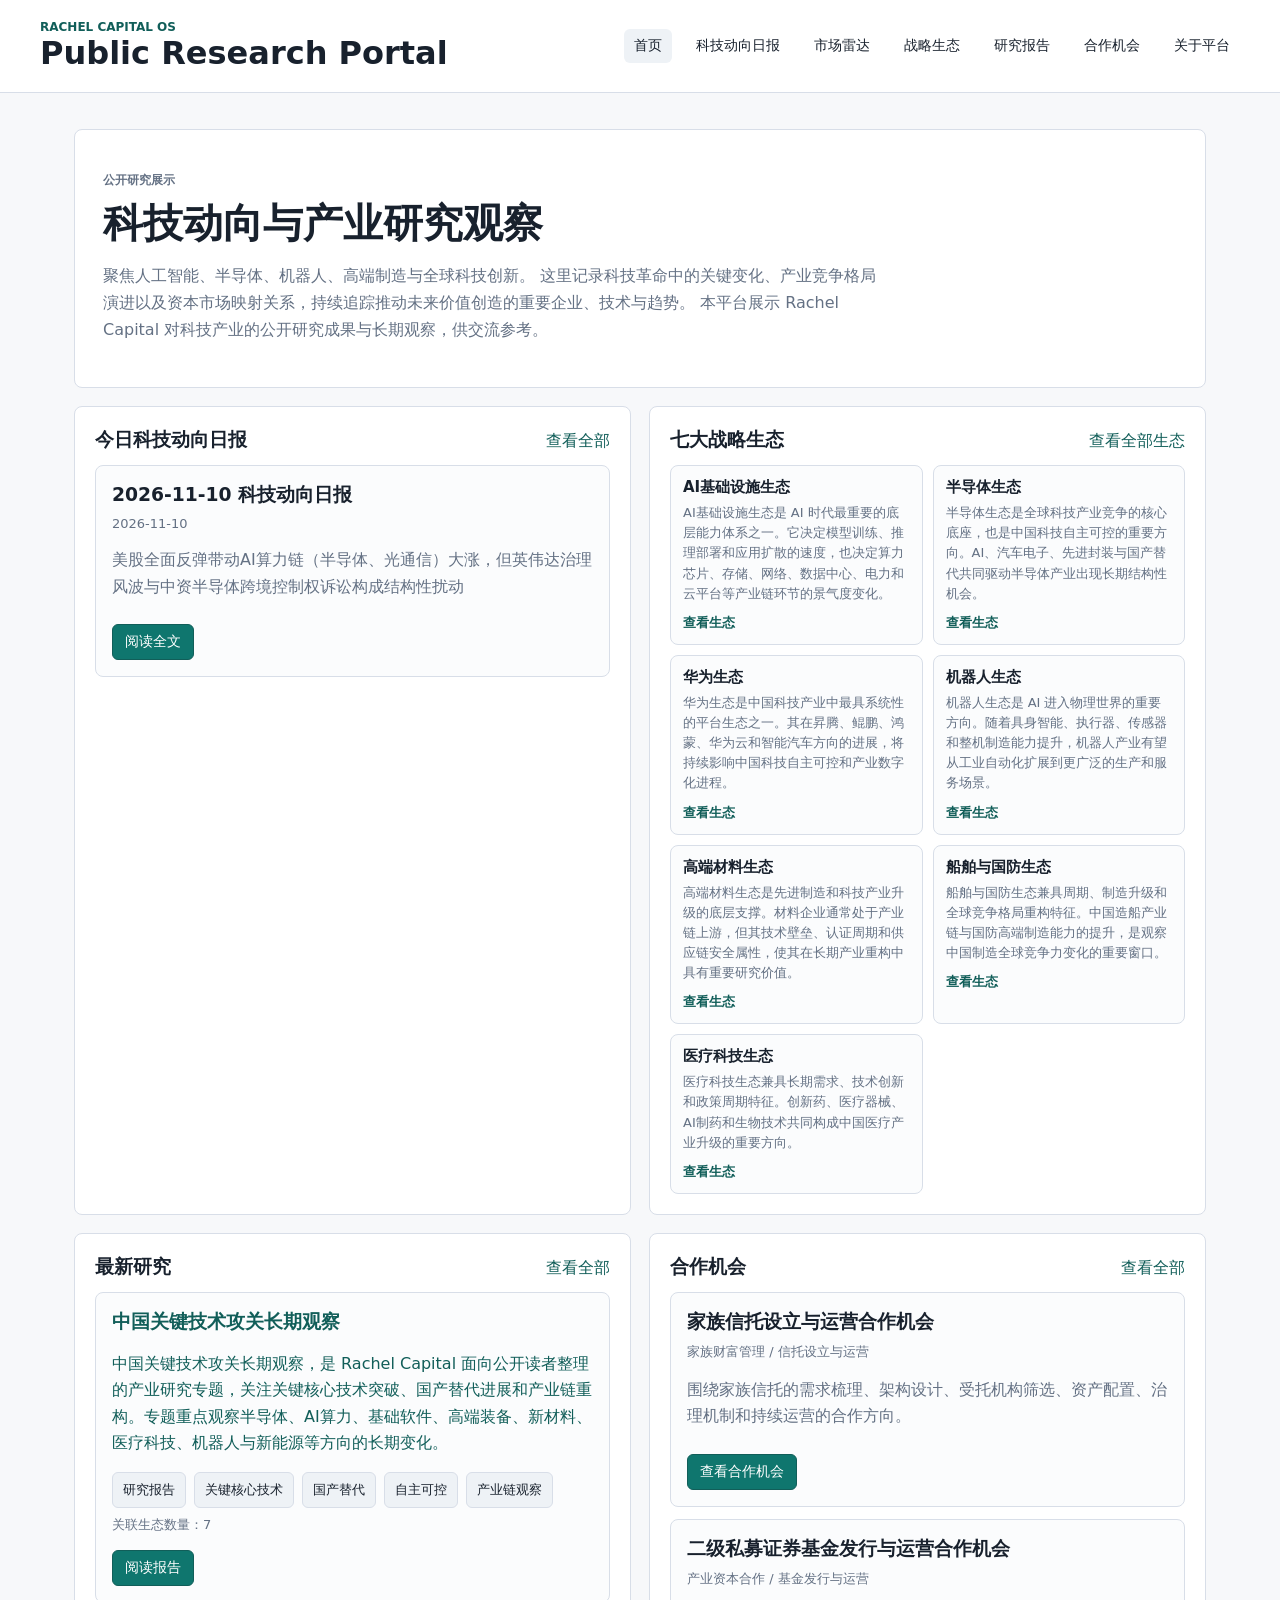
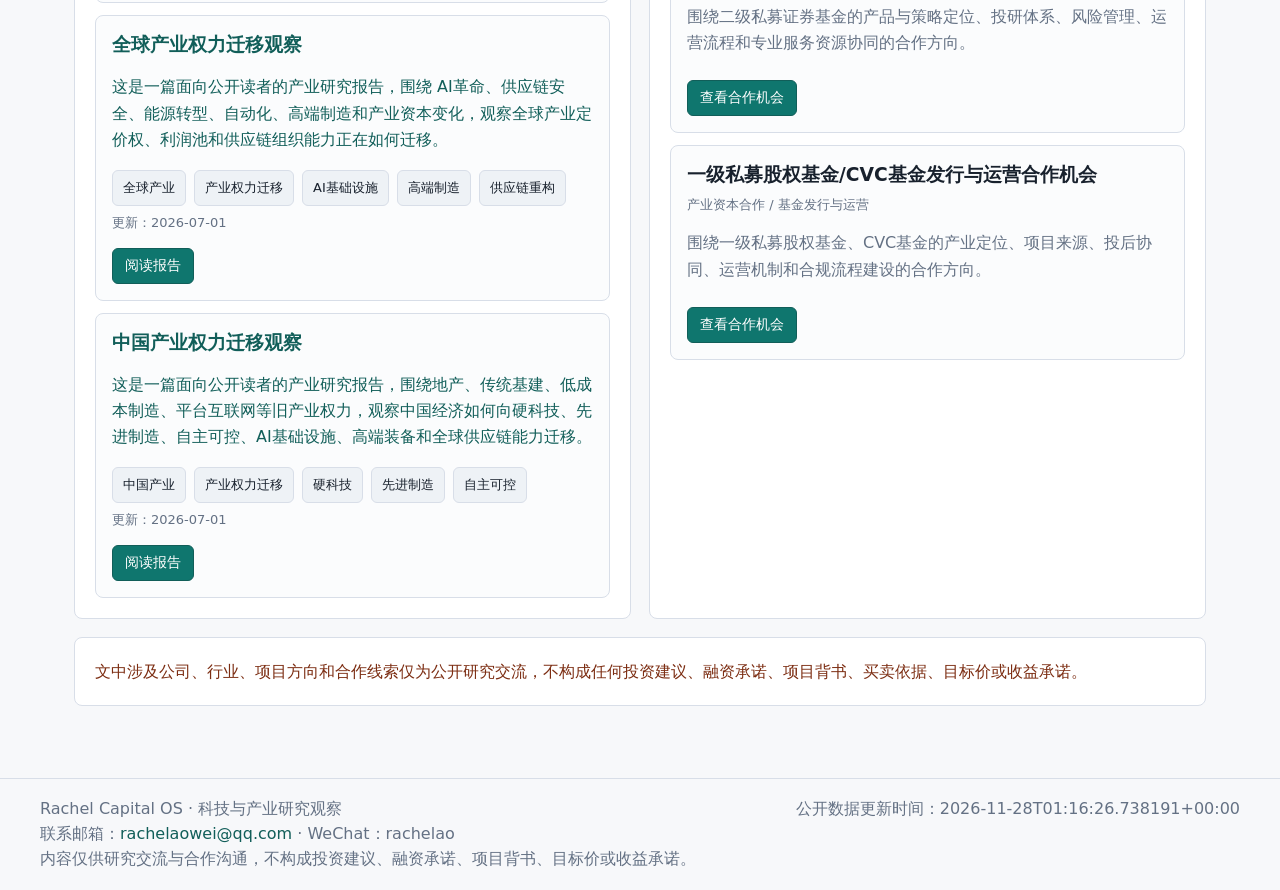
<file: index.html>
<!DOCTYPE html>
<html lang="zh-CN">
<head>
  <meta charset="UTF-8">
  <meta http-equiv="refresh" content="0; url=public_site/#home">
  <title>Rachel Capital OS Public Research Portal</title>
  <script>
    window.location.replace("public_site/#home");
  </script>
</head>
<body>
  <p>正在跳转到 <a href="public_site/#home">Rachel Capital OS Public Research Portal</a>...</p>
</body>
</html>
</file>
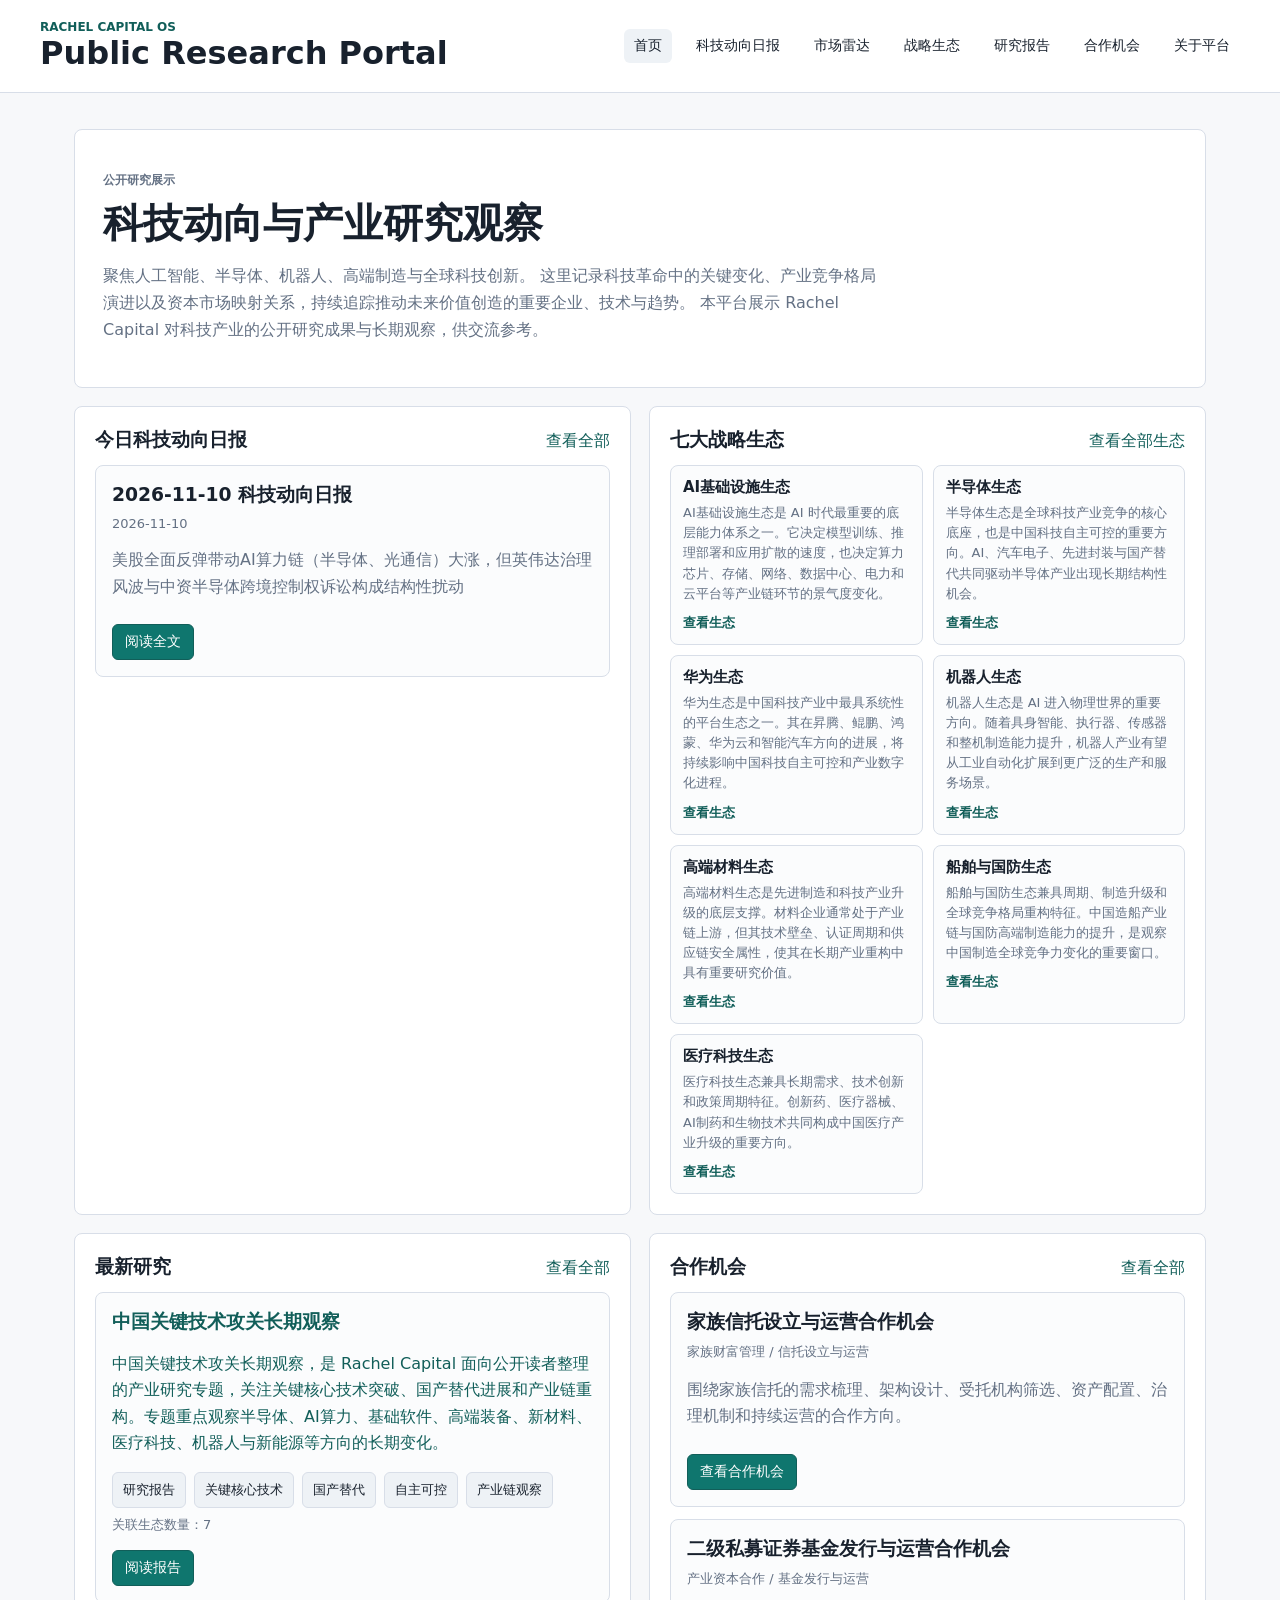
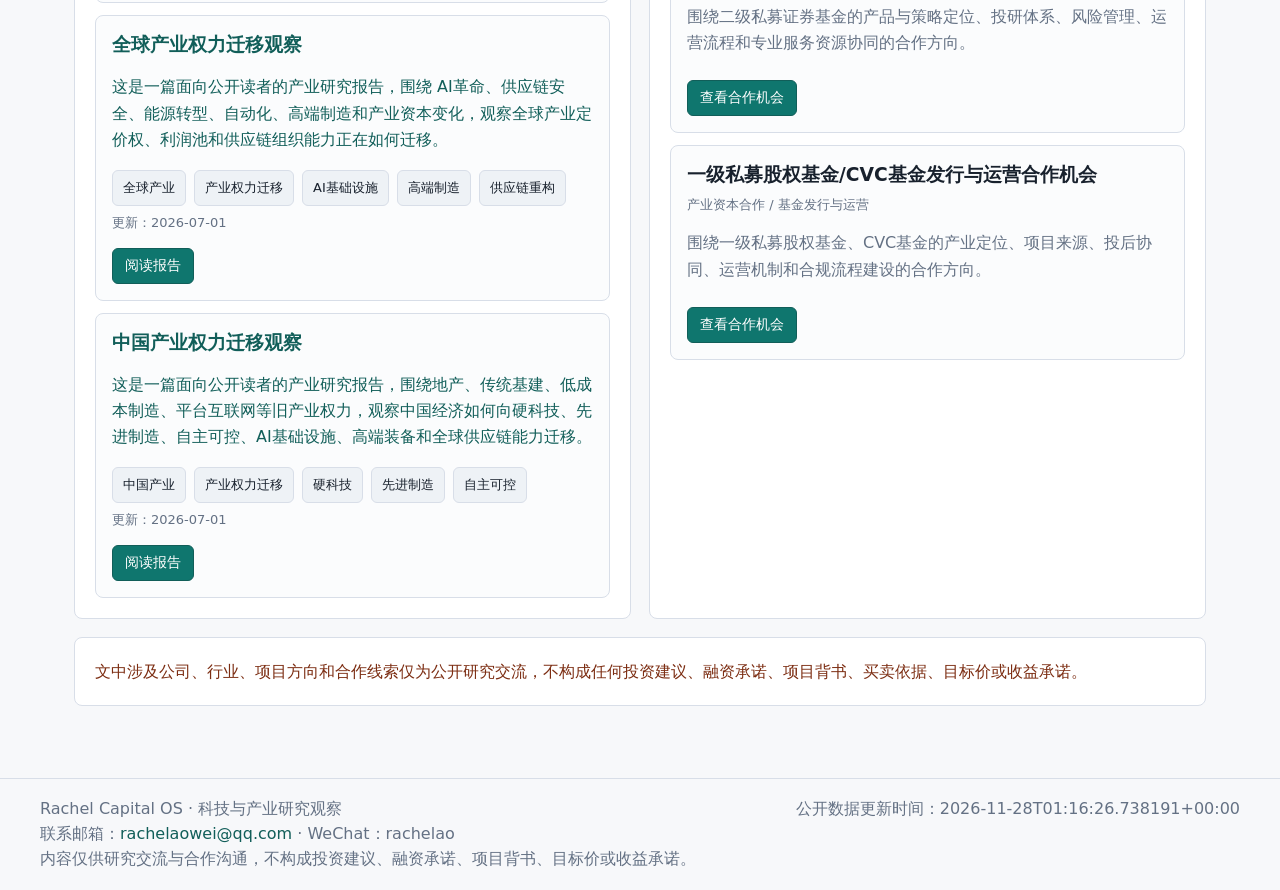
<file: public_site/index.html>
<!doctype html>
<html lang="zh-CN">
  <head>
    <meta charset="utf-8" />
    <meta name="viewport" content="width=device-width, initial-scale=1" />
    <title>Rachel Capital | 科技动向与产业研究</title>
    <meta
      name="description"
      content="Rachel Capital 公开展示科技动向日报、市场雷达、战略生态、合作机会与研究报告。"
    />
    <link rel="stylesheet" href="assets/styles.css?v=20260710-market-radar-1" />
  </head>
  <body>
    <header class="site-header">
      <div>
        <p class="eyebrow">Rachel Capital OS</p>
        <h1>Public Research Portal</h1>
      </div>
      <nav aria-label="主导航">
        <a href="#home">首页</a>
        <a href="#daily-intelligence">科技动向日报</a>
        <a href="#market-radar">市场雷达</a>
        <a href="#strategic-ecosystems">战略生态</a>
        <a href="#research-reports">研究报告</a>
        <a href="#cooperation-opportunities">合作机会</a>
        <a href="#about">关于平台</a>
      </nav>
    </header>

    <main>
      <section id="home" class="view is-active" data-route="home">
        <div class="hero">
          <p class="eyebrow">公开研究展示</p>
          <h2>科技动向与产业研究观察</h2>
          <p>
            聚焦人工智能、半导体、机器人、高端制造与全球科技创新。
            这里记录科技革命中的关键变化、产业竞争格局演进以及资本市场映射关系，持续追踪推动未来价值创造的重要企业、技术与趋势。
            本平台展示 Rachel Capital 对科技产业的公开研究成果与长期观察，供交流参考。
          </p>
        </div>

        <div class="grid two">
          <section class="panel">
            <div class="panel-heading">
              <h3>今日科技动向日报</h3>
              <a href="#daily-intelligence">查看全部</a>
            </div>
            <div id="home-daily" class="stack"></div>
          </section>

          <section class="panel">
            <div class="panel-heading">
              <h3>七大战略生态</h3>
              <a href="#strategic-ecosystems">查看全部生态</a>
            </div>
            <div id="home-ecosystems" class="tag-grid"></div>
          </section>
        </div>

        <div class="grid two">
          <section class="panel">
            <div class="panel-heading">
              <h3>最新研究</h3>
              <a href="#research-reports">查看全部</a>
            </div>
            <div id="home-reports" class="stack"></div>
          </section>

          <section class="panel">
            <div class="panel-heading">
              <h3>合作机会</h3>
              <a href="#cooperation-opportunities">查看全部</a>
            </div>
            <div id="home-cooperation" class="stack"></div>
          </section>
        </div>

        <section class="notice">
          文中涉及公司、行业、项目方向和合作线索仅为公开研究交流，不构成任何投资建议、融资承诺、项目背书、买卖依据、目标价或收益承诺。
        </section>
      </section>

      <section id="daily" class="view" data-route="daily">
        <div id="daily-list-view">
          <div class="section-heading">
            <h2>科技动向日报</h2>
            <p>每日科技动向日报列表与详情。</p>
          </div>
          <div id="daily-list" class="stack"></div>
        </div>
        <div id="daily-detail" class="daily-detail"></div>
      </section>

      <section id="market-radar" class="view" data-route="market-radar">
        <div id="market-radar-lock-view">
          <div class="section-heading">
            <h2>市场雷达</h2>
            <p>Coze 自动发布的市场复盘报告。进入栏目需要输入访问密码。</p>
          </div>
          <section class="panel password-panel">
            <h3>请输入访问密码</h3>
            <p>验证通过后，可在本次浏览会话中阅读全部市场雷达复盘报告。</p>
            <form id="market-radar-password-form" class="password-form">
              <input
                id="market-radar-password"
                type="password"
                inputmode="numeric"
                autocomplete="current-password"
                placeholder="输入密码"
                aria-label="市场雷达访问密码"
              />
              <button class="text-button" type="submit">进入市场雷达</button>
            </form>
            <p id="market-radar-password-error" class="password-error" hidden>密码不正确，请重新输入。</p>
          </section>
        </div>
        <div id="market-radar-list-view" hidden>
          <div class="section-heading">
            <h2>市场雷达</h2>
            <p>Coze 复盘报告归档。</p>
          </div>
          <div id="market-radar-list" class="stack"></div>
        </div>
        <div id="market-radar-detail" class="daily-detail"></div>
      </section>

      <section id="ecosystems" class="view" data-route="ecosystems">
        <div id="ecosystem-list-view">
          <div class="section-heading">
            <h2>战略生态</h2>
            <p>七大战略生态公开观察。</p>
          </div>
          <div id="ecosystem-list" class="ecosystem-grid"></div>
        </div>
        <div id="ecosystem-detail" class="daily-detail"></div>
      </section>

      <section id="cooperation-opportunities" class="view" data-route="cooperation-opportunities">
        <div id="cooperation-list-view">
          <div class="section-heading">
            <h2>合作机会</h2>
            <p>以文章形式展示可公开或脱敏的产业合作方向。</p>
          </div>

          <section class="panel cooperation-intro">
            <h3>栏目说明</h3>
            <p>
              本平台基于长期产业研究，持续识别一级市场项目、上市公司产业需求、地方政府产业机会、算力基础设施合作和技术供应链协同机会。
            </p>
            <p>
              本栏目以文章形式发布可公开或脱敏的合作方向。每一篇文章对应一个合作机会，可能来自项目方向、产业需求、地方产业机会、AI算力与数据中心合作、硬科技供应链协同、技术商业化需求、产业资本合作、出海与渠道合作。
            </p>
          </section>

          <section class="panel">
            <div class="panel-heading">
              <h3>合作机会列表</h3>
            </div>
            <div id="cooperation-list" class="stack"></div>
          </section>

          <section class="panel">
            <h3>联系方式</h3>
            <p>微信：rachelao</p>
          </section>

          <section class="notice large">
            <h3>免责声明</h3>
            <p>本页面仅用于产业研究、合作交流和商业机会对接，不构成任何投资建议、融资承诺、项目背书、买卖依据、目标价或收益承诺。</p>
            <p>页面中涉及的一级市场项目、上市公司需求或产业合作方向，如未明确授权公开，将以脱敏方式展示。具体合作需以双方进一步沟通、尽调、协议和合规审查为准。</p>
          </section>
        </div>
        <div id="cooperation-detail" class="daily-detail"></div>
      </section>

      <section id="reports" class="view" data-route="reports">
        <div id="report-list-view">
          <div class="section-heading">
            <h2>研究报告</h2>
            <p>长期专题、月度产业观察与精选知识图谱。</p>
          </div>
          <div id="report-list" class="stack"></div>
        </div>
        <div id="report-detail" class="daily-detail"></div>
      </section>

      <section id="about" class="view" data-route="about">
        <div class="section-heading">
          <h2>关于平台</h2>
          <p>Rachel Capital OS Public Research Portal 的公开边界与联系方式。</p>
        </div>

        <section class="panel about-section">
          <h3>平台简介</h3>
          <p>
            Rachel Capital 是一个针对科技与产业的个人研究平台，长期关注 AI、半导体、机器人、高端制造、新材料、医疗科技、船舶与国防等方向。
          </p>
          <p>
            本网站主要展示经过筛选、适合公开发布的研究内容，包括科技动向日报、市场雷达复盘、战略生态观察、研究报告及合作机会。
          </p>
          <p>
            内部持仓、私人决策日志、完整估值模型、一级项目敏感资料不会在此公开展示。
          </p>
        </section>

        <section class="panel about-section">
          <h3>研究方向</h3>
          <ul>
            <li>AI基础设施生态</li>
            <li>半导体生态</li>
            <li>华为生态</li>
            <li>机器人生态</li>
            <li>高端材料生态</li>
            <li>船舶与国防生态</li>
            <li>医疗科技生态</li>
            <li>全球创新企业</li>
            <li>中国大陆、香港、美国二级市场产业映射</li>
          </ul>
        </section>

        <section class="panel about-section">
          <h3>联系方式</h3>
          <p>邮箱：<a href="mailto:rachelaowei@qq.com">rachelaowei@qq.com</a></p>
          <p>WeChat：rachelao</p>
          <div class="qr-grid" aria-label="微信联系方式二维码">
            <a class="qr-card" href="assets/contact/wechat-personal.jpg" target="_blank" rel="noopener">
              <img src="assets/contact/wechat-personal.jpg" alt="Rachel Capital 微信号二维码" />
              <span>微信号</span>
            </a>
            <a class="qr-card" href="assets/contact/wechat-official.jpg" target="_blank" rel="noopener">
              <img src="assets/contact/wechat-official.jpg" alt="Rachel Capital 公众号二维码" />
              <span>公众号</span>
            </a>
            <a class="qr-card" href="assets/contact/wechat-video.jpg" target="_blank" rel="noopener">
              <img src="assets/contact/wechat-video.jpg" alt="Rachel Capital 视频号二维码" />
              <span>视频号</span>
            </a>
          </div>
        </section>

        <section class="notice large about-section">
          <h3>免责声明</h3>
          <p>本网站所有内容仅供研究交流与信息分享使用。</p>
          <p>
            文中涉及的企业、行业、市场、项目方向和合作线索仅为公开资料整理与研究观察，不构成任何投资建议、投资邀约、融资承诺、项目背书、目标价、收益承诺或买卖依据。
          </p>
          <p>投资有风险，决策需独立判断，风险由投资者自行承担。</p>
        </section>
      </section>
    </main>

    <footer>
      <div class="footer-main">
        <p>Rachel Capital OS · 科技与产业研究观察</p>
        <p>联系邮箱：<a href="mailto:rachelaowei@qq.com">rachelaowei@qq.com</a> · WeChat：rachelao</p>
        <p>内容仅供研究交流与合作沟通，不构成投资建议、融资承诺、项目背书、目标价或收益承诺。</p>
      </div>
      <span id="last-updated">正在加载公开数据...</span>
    </footer>

    <script src="assets/site.js?v=20260710-market-radar-1"></script>
  </body>
</html>
</file>
<file: public_site/assets/styles.css>
:root {
  color-scheme: light;
  --bg: #f7f8fa;
  --surface: #ffffff;
  --surface-muted: #eef2f6;
  --text: #18212d;
  --muted: #647184;
  --line: #d8dee8;
  --accent: #0f766e;
  --accent-dark: #115e59;
  --warning: #7c2d12;
  font-family:
    Inter, ui-sans-serif, system-ui, -apple-system, BlinkMacSystemFont, "Segoe UI",
    sans-serif;
}

* {
  box-sizing: border-box;
}

body {
  margin: 0;
  background: var(--bg);
  color: var(--text);
}

a {
  color: var(--accent-dark);
  text-decoration: none;
}

a:hover {
  text-decoration: underline;
}

.site-header {
  align-items: center;
  background: rgba(255, 255, 255, 0.94);
  border-bottom: 1px solid var(--line);
  display: flex;
  justify-content: space-between;
  padding: 20px 40px;
  position: sticky;
  top: 0;
  z-index: 10;
}

.site-header h1,
.site-header p {
  margin: 0;
}

nav {
  display: flex;
  flex-wrap: wrap;
  gap: 14px;
  justify-content: flex-end;
}

nav a {
  border-radius: 6px;
  color: var(--text);
  font-size: 14px;
  padding: 8px 10px;
}

nav a.is-active,
nav a:hover {
  background: var(--surface-muted);
  text-decoration: none;
}

main {
  margin: 0 auto;
  max-width: 1180px;
  padding: 36px 24px 72px;
}

.view {
  display: none;
}

.view.is-active {
  display: block;
}

.hero {
  background: var(--surface);
  border: 1px solid var(--line);
  border-radius: 8px;
  padding: 28px;
}

.hero h2 {
  font-size: 40px;
  line-height: 1.08;
  margin: 8px 0 14px;
}

.hero p {
  color: var(--muted);
  line-height: 1.7;
  max-width: 780px;
}

.eyebrow {
  color: var(--accent-dark);
  font-size: 12px;
  font-weight: 700;
  letter-spacing: 0;
  text-transform: uppercase;
}

.grid {
  display: grid;
  gap: 18px;
  margin-top: 18px;
}

.grid.two {
  grid-template-columns: repeat(2, minmax(0, 1fr));
}

.panel,
.notice {
  background: var(--surface);
  border: 1px solid var(--line);
  border-radius: 8px;
  padding: 20px;
}

.panel-heading,
.section-heading {
  align-items: baseline;
  display: flex;
  gap: 18px;
  justify-content: space-between;
  margin-bottom: 12px;
}

.section-heading {
  border-bottom: 1px solid var(--line);
  margin-bottom: 20px;
  padding-bottom: 12px;
}

.section-heading p,
.panel p,
.card p {
  color: var(--muted);
  line-height: 1.65;
}

.password-panel {
  max-width: 560px;
}

.password-form {
  align-items: center;
  display: flex;
  flex-wrap: wrap;
  gap: 10px;
  margin-top: 14px;
}

.password-form input {
  background: #ffffff;
  border: 1px solid var(--line);
  border-radius: 6px;
  color: var(--text);
  flex: 1 1 220px;
  font: inherit;
  min-height: 40px;
  padding: 8px 10px;
}

.password-error {
  color: #a43f3f;
  font-weight: 700;
  margin-bottom: 0;
}

h2,
h3,
h4 {
  margin: 0;
}

.stack {
  display: grid;
  gap: 12px;
}

.card {
  background: #fbfcfd;
  border: 1px solid var(--line);
  border-radius: 8px;
  padding: 16px;
}

.card-link {
  color: var(--text);
  display: block;
}

.card-link:hover {
  border-color: var(--accent);
  text-decoration: none;
}

.card h3,
.card h4 {
  margin-bottom: 8px;
}

.meta {
  color: var(--muted);
  display: flex;
  flex-wrap: wrap;
  font-size: 13px;
  gap: 8px;
  margin-bottom: 8px;
}

.tag-grid,
.ecosystem-grid {
  display: grid;
  gap: 10px;
}

.tag-grid {
  grid-template-columns: repeat(2, minmax(0, 1fr));
}

.ecosystem-grid {
  grid-template-columns: repeat(2, minmax(0, 1fr));
}

.ecosystem-card {
  display: flex;
  flex-direction: column;
}

.ecosystem-card .text-button {
  align-self: flex-start;
  margin-top: auto;
}

.muted-button {
  border-color: var(--line);
  color: var(--muted);
  cursor: default;
}

.tag {
  background: var(--surface-muted);
  border: 1px solid var(--line);
  border-radius: 6px;
  color: var(--text);
  display: inline-block;
  padding: 8px 10px;
}

.focus-tags {
  gap: 10px;
  margin-bottom: 0;
}

.cooperation-intro {
  margin-bottom: 18px;
}

.table-wrap {
  background: #fff;
  border: 1px solid var(--line);
  border-radius: 8px;
  overflow-x: auto;
}

.opportunity-table {
  border-collapse: separate;
  border-spacing: 0;
  min-width: 720px;
  table-layout: fixed;
  width: 100%;
}

.opportunity-table th,
.opportunity-table td {
  border: 0;
  padding: 16px 18px;
  text-align: left;
  vertical-align: middle;
}

.opportunity-table th {
  background: var(--surface-muted);
  color: var(--text);
  font-size: 14px;
  font-weight: 750;
  line-height: 1.35;
  white-space: nowrap;
}

.opportunity-table tbody tr + tr td {
  border-top: 1px solid var(--line);
}

.opportunity-table td {
  color: var(--muted);
  font-size: 15px;
  line-height: 1.6;
}

.opportunity-table th:nth-child(1),
.opportunity-table td:nth-child(1) {
  width: 38%;
}

.opportunity-table th:nth-child(2),
.opportunity-table td:nth-child(2) {
  width: 44%;
}

.opportunity-table th:nth-child(3),
.opportunity-table td:nth-child(3) {
  width: 18%;
  white-space: nowrap;
}

.opportunity-table td:first-child a {
  color: var(--text);
  display: inline-block;
  font-weight: 700;
  line-height: 1.45;
  text-decoration: none;
}

.opportunity-table td:first-child a:hover {
  color: var(--accent);
}

.mini-card {
  background: #fbfcfd;
  border: 1px solid var(--line);
  border-radius: 8px;
  padding: 12px;
}

.mini-card h4 {
  font-size: 15px;
  margin-bottom: 6px;
}

.mini-card p {
  color: var(--muted);
  font-size: 13px;
  line-height: 1.55;
  margin: 0 0 8px;
}

.mini-card a {
  font-size: 13px;
  font-weight: 700;
}

.notice {
  color: var(--warning);
  line-height: 1.7;
  margin-top: 18px;
}

.notice.large {
  font-size: 18px;
}

.about-section {
  margin-bottom: 16px;
}

.about-section h3 {
  margin-bottom: 12px;
}

.about-section p,
.about-section li {
  line-height: 1.75;
}

.about-section ul {
  margin: 0;
  padding-left: 22px;
}

.qr-grid {
  display: grid;
  gap: 12px;
  grid-template-columns: repeat(3, minmax(0, 1fr));
  margin-top: 18px;
}

.qr-card {
  align-items: center;
  background: #fbfcfd;
  border: 1px solid var(--line);
  border-radius: 8px;
  color: var(--text);
  display: flex;
  flex-direction: column;
  gap: 8px;
  padding: 12px;
  text-align: center;
}

.qr-card:hover {
  border-color: var(--accent);
  text-decoration: none;
}

.qr-card img {
  aspect-ratio: 1;
  background: #ffffff;
  border-radius: 6px;
  display: block;
  max-width: 152px;
  object-fit: contain;
  width: 100%;
}

.qr-card span {
  color: var(--text);
  font-size: 14px;
  font-weight: 700;
  line-height: 1.2;
}

details {
  margin-top: 10px;
}

summary {
  color: var(--accent-dark);
  cursor: pointer;
  font-weight: 700;
}

button {
  font: inherit;
}

.text-button {
  background: var(--accent);
  border: 1px solid var(--accent-dark);
  border-radius: 6px;
  color: #ffffff;
  cursor: pointer;
  display: inline-flex;
  font-size: 14px;
  margin-top: 8px;
  padding: 8px 12px;
}

.text-button.secondary {
  background: var(--surface);
  color: var(--accent-dark);
}

.daily-detail {
  margin-top: 20px;
}

.daily-detail-header {
  border-bottom: 1px solid var(--line);
  margin-bottom: 20px;
  padding-bottom: 16px;
}

.daily-detail-header h2 {
  margin: 16px 0 8px;
}

.markdown-body {
  line-height: 1.75;
}

.markdown-body h1 {
  font-size: 30px;
  margin: 0 0 18px;
}

.markdown-body h2 {
  border-bottom: 1px solid var(--line);
  font-size: 22px;
  margin: 24px 0 12px;
  padding-bottom: 8px;
}

.markdown-body h3 {
  font-size: 18px;
  margin: 20px 0 10px;
}

.markdown-body h4 {
  font-size: 15px;
  font-weight: 600;
  margin: 16px 0 6px;
  color: var(--text);
}

.markdown-body p {
  color: var(--text);
}

.markdown-body .lead {
  color: var(--muted);
  font-size: 18px;
  line-height: 1.7;
}

.markdown-body ul {
  padding-left: 24px;
}

.markdown-body pre {
  background: var(--surface-muted);
  border: 1px solid var(--line);
  border-radius: 8px;
  line-height: 1.65;
  overflow-x: auto;
  padding: 14px;
  white-space: pre;
}

.markdown-body table {
  border-collapse: collapse;
  display: block;
  margin: 12px 0 18px;
  overflow-x: auto;
  width: 100%;
}

.markdown-body th,
.markdown-body td {
  border: 1px solid var(--line);
  padding: 10px;
  text-align: left;
  vertical-align: top;
}

.markdown-body th {
  background: var(--surface-muted);
  color: var(--text);
}

.ecosystem-section {
  border-top: 1px solid var(--line);
  padding-top: 4px;
}

footer {
  border-top: 1px solid var(--line);
  color: var(--muted);
  display: flex;
  gap: 18px;
  justify-content: space-between;
  padding: 20px 40px;
}

.footer-main {
  display: grid;
  gap: 4px;
}

.footer-main p {
  margin: 0;
}

@media (max-width: 780px) {
  .site-header,
  footer {
    align-items: flex-start;
    flex-direction: column;
    gap: 14px;
    padding: 18px 20px;
  }

  main {
    padding: 24px 16px 48px;
  }

  .hero h2 {
    font-size: 30px;
  }

  .grid.two,
  .tag-grid,
  .ecosystem-grid {
    grid-template-columns: 1fr;
  }

  .qr-grid {
    gap: 8px;
  }

  .qr-card {
    padding: 6px;
  }

  .qr-card span {
    font-size: 12px;
  }
}
</file>
